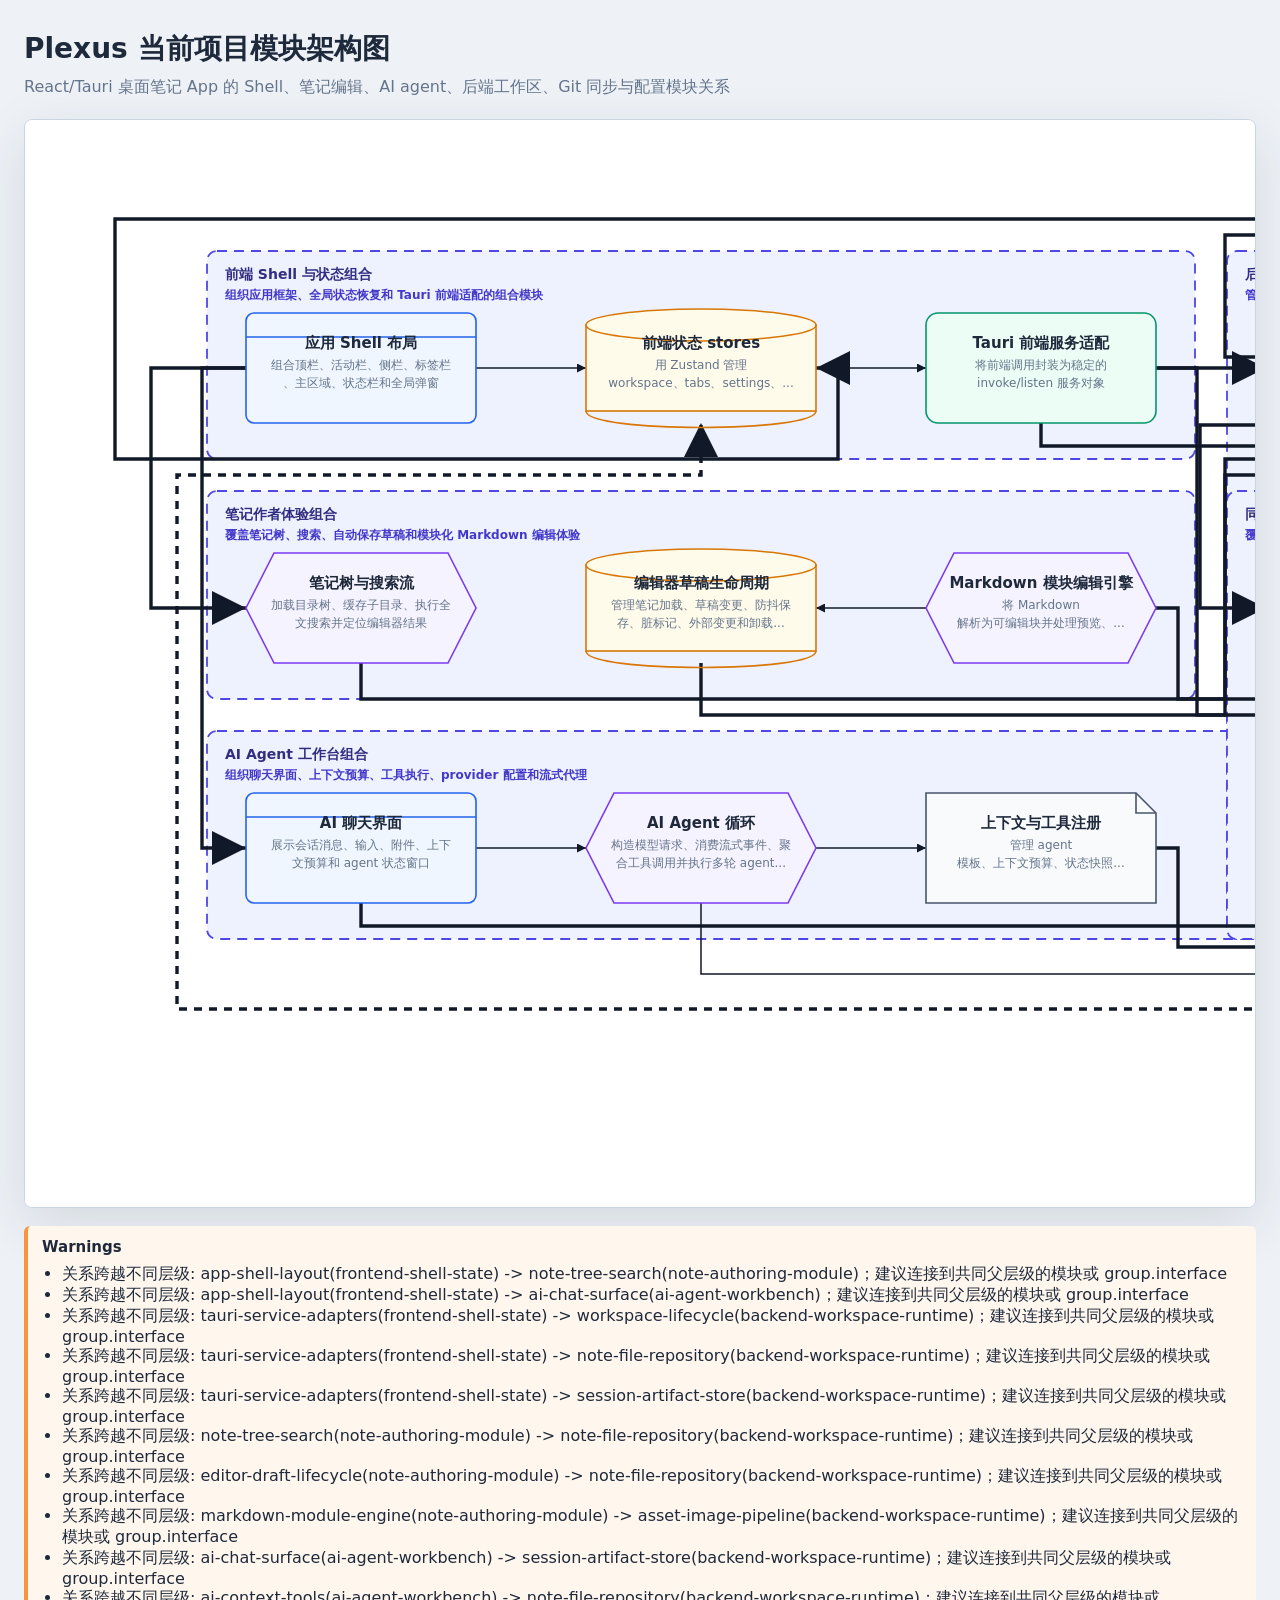
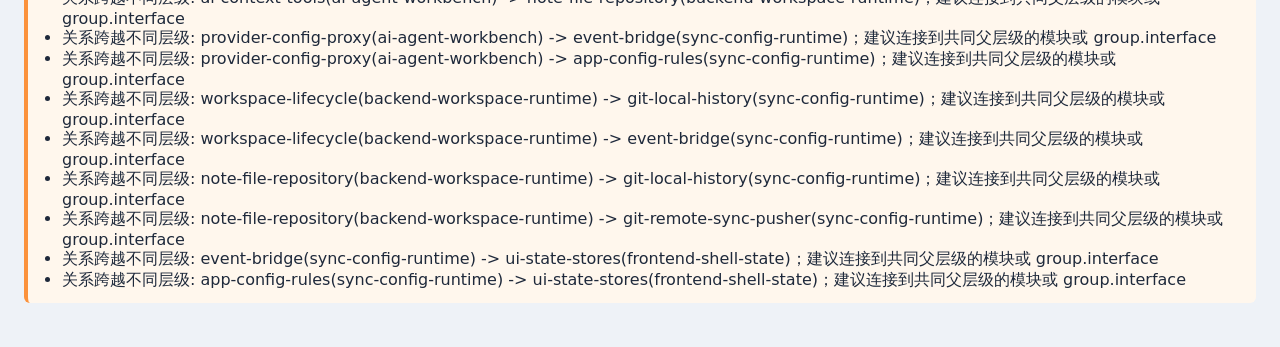
<file: PM/plexus/architecture/rendered/current-project-architecture.html>
<!doctype html>
<html lang="zh-CN">
  <head>
    <meta charset="utf-8">
    <meta name="viewport" content="width=device-width, initial-scale=1">
    <title>Plexus 当前项目模块架构图</title>
    <style>
      :root {
        color-scheme: light;
        --ink: #1e293b;
        --muted: #64748b;
        --line: #111827;
        --paper: #ffffff;
        --warning-bg: #fff7ed;
        --warning-line: #fb923c;
      }
      body {
        margin: 0;
        font-family: Inter, ui-sans-serif, system-ui, -apple-system, BlinkMacSystemFont, "Segoe UI", sans-serif;
        background: #eef2f7;
        color: var(--ink);
      }
      main {
        max-width: none;
        margin: 0 auto;
        padding: 32px 24px 44px;
      }
      header {
        max-width: 1120px;
        margin-bottom: 20px;
      }
      h1 {
        margin: 0 0 8px;
        font-size: 28px;
        line-height: 1.2;
        letter-spacing: 0;
      }
      p {
        margin: 0;
        color: var(--muted);
        line-height: 1.6;
      }
      .canvas {
        overflow: auto;
        background: var(--paper);
        border: 1px solid #cbd5e1;
        border-radius: 8px;
        box-shadow: 0 18px 55px rgba(30, 41, 59, 0.12);
      }
      .diagram {
        display: block;
        width: 100%;
        height: auto;
      }
      .node-shape {
        stroke-width: 1.6;
      }
      .node-link,
      .group-link {
        cursor: pointer;
        text-decoration: none;
      }
      .node-link:hover .node-shape,
      .node-link:focus .node-shape,
      .group-link:hover .group-shape,
      .group-link:focus .group-shape {
        stroke-width: 2.6;
      }
      .node-line {
        fill: none;
        stroke-width: 1.6;
      }
      .group-shape {
        fill: #eef2ff;
        stroke: #4f46e5;
        stroke-width: 1.8;
        stroke-dasharray: 10 7;
      }
      .group-title {
        fill: #312e81;
        font-size: 14px;
        font-weight: 800;
      }
      .group-description {
        fill: #4338ca;
        font-size: 12px;
        font-weight: 600;
      }
      .node-title {
        fill: var(--ink);
        font-size: 15px;
        font-weight: 700;
      }
      .node-description {
        fill: var(--muted);
        font-size: 12px;
      }
      .relation-line {
        fill: none;
        stroke: var(--line);
        stroke-width: 2.8;
      }
      .relation-line-inner {
        stroke-width: 1.5;
      }
      .relation-line-outer {
        stroke-width: 3.4;
      }
      .relation-hitbox {
        fill: none;
        stroke: transparent;
        stroke-width: 18;
        pointer-events: stroke;
        cursor: help;
      }
      .relation-hover-line {
        fill: none;
        stroke: var(--line);
        stroke-width: 4.4;
        opacity: 0;
        pointer-events: none;
      }
      .relation-hover-line-inner {
        stroke-width: 2.2;
      }
      .relation-hover-line-outer {
        stroke-width: 5.2;
      }
      .relation-hover:hover .relation-hover-line {
        opacity: 0.75;
      }
      .relation-bubble {
        opacity: 0;
        transition: opacity 120ms ease;
        pointer-events: none;
      }
      .relation-hover:hover .relation-bubble {
        opacity: 1;
      }
      .relation-bubble-box {
        fill: #ffffff;
        stroke: #94a3b8;
        stroke-width: 1;
      }
      .relation-bubble-text {
        fill: #0f172a;
        font-size: 12px;
        font-weight: 650;
        pointer-events: none;
      }
      .arrow { fill: var(--line); }
      .warnings {
        margin-top: 18px;
        padding: 12px 14px;
        border-left: 4px solid var(--warning-line);
        background: var(--warning-bg);
        border-radius: 6px;
      }
      .warnings h2 {
        margin: 0 0 8px;
        font-size: 15px;
      }
      .warnings ul {
        margin: 0;
        padding-left: 20px;
      }
    </style>
  </head>
  <body>
    <main>
      <header>
        <h1>Plexus 当前项目模块架构图</h1>
        <p>React/Tauri 桌面笔记 App 的 Shell、笔记编辑、AI agent、后端工作区、Git 同步与配置模块关系</p>
      </header>
      <section class="canvas">
        <svg class="diagram" style="min-width: 2520px;" viewBox="-146 -68 2520 1087" role="img" aria-labelledby="diagram-title diagram-desc">
  <title id="diagram-title">Plexus 当前项目模块架构图</title>
  <desc id="diagram-desc">React/Tauri 桌面笔记 App 的 Shell、笔记编辑、AI agent、后端工作区、Git 同步与配置模块关系</desc>
  <defs>
    <style>
      .node-shape { stroke-width: 1.6; }
      .node-link,
      .group-link {
        cursor: pointer;
        text-decoration: none;
      }
      .node-link:hover .node-shape,
      .node-link:focus .node-shape,
      .group-link:hover .group-shape,
      .group-link:focus .group-shape {
        stroke-width: 2.6;
      }
      .node-line {
        fill: none;
        stroke-width: 1.6;
      }
      .group-shape {
        fill: #eef2ff;
        stroke: #4f46e5;
        stroke-width: 1.8;
        stroke-dasharray: 10 7;
      }
      .group-title {
        fill: #312e81;
        font-size: 14px;
        font-weight: 800;
      }
      .group-description {
        fill: #4338ca;
        font-size: 12px;
        font-weight: 600;
      }
      .node-title {
        fill: #1e293b;
        font-size: 15px;
        font-weight: 700;
      }
      .node-description {
        fill: #64748b;
        font-size: 12px;
      }
      .relation-line {
        fill: none;
        stroke: #111827;
        stroke-width: 2.8;
      }
      .relation-line-inner {
        stroke-width: 1.5;
      }
      .relation-line-outer {
        stroke-width: 3.4;
      }
      .relation-hitbox {
        fill: none;
        stroke: transparent;
        stroke-width: 18;
        pointer-events: stroke;
        cursor: help;
      }
      .relation-hover-line {
        fill: none;
        stroke: #111827;
        stroke-width: 4.4;
        opacity: 0;
        pointer-events: none;
      }
      .relation-hover-line-inner {
        stroke-width: 2.2;
      }
      .relation-hover-line-outer {
        stroke-width: 5.2;
      }
      .relation-hover:hover .relation-hover-line {
        opacity: 0.75;
      }
      .relation-bubble {
        opacity: 0;
        transition: opacity 120ms ease;
        pointer-events: none;
      }
      .relation-hover:hover .relation-bubble {
        opacity: 1;
      }
      .relation-bubble-box {
        fill: #ffffff;
        stroke: #94a3b8;
        stroke-width: 1;
      }
      .relation-bubble-text {
        fill: #0f172a;
        font-size: 12px;
        font-weight: 650;
        pointer-events: none;
      }
      .arrow { fill: #111827; }
    </style>
    <marker id="arrow-inner" viewBox="0 0 10 10" refX="10" refY="5" markerWidth="6" markerHeight="6" orient="auto-start-reverse">
      <path d="M 0 0 L 10 5 L 0 10 z" class="arrow" />
    </marker>
    <marker id="arrow-outer" viewBox="0 0 10 10" refX="10" refY="5" markerWidth="10" markerHeight="10" orient="auto-start-reverse">
      <path d="M 0 0 L 10 5 L 0 10 z" class="arrow" />
    </marker>
  </defs>
  <a class="group-link" href="../modules/frontend-shell-state.md" target="_blank">
<g class="group" data-id="frontend-shell-state">
<title>frontend-shell-state - /Users/zyc/notes/PM/plexus/architecture/modules/frontend-shell-state.md</title>
<rect x="36.0" y="63.0" width="988.0" height="208.0" rx="10" class="group-shape" />
<text x="54.0" y="91.0" class="group-title" text-anchor="start">前端 Shell 与状态组合</text>
<text x="54.0" y="111.0" class="group-description" text-anchor="start">组织应用框架、全局状态恢复和 Tauri 前端适配的组合模块</text>
</g>
</a>
<a class="group-link" href="../modules/note-authoring-module.md" target="_blank">
<g class="group" data-id="note-authoring-module">
<title>note-authoring-module - /Users/zyc/notes/PM/plexus/architecture/modules/note-authoring-module.md</title>
<rect x="36.0" y="303.0" width="988.0" height="208.0" rx="10" class="group-shape" />
<text x="54.0" y="331.0" class="group-title" text-anchor="start">笔记作者体验组合</text>
<text x="54.0" y="351.0" class="group-description" text-anchor="start">覆盖笔记树、搜索、自动保存草稿和模块化 Markdown 编辑体验</text>
</g>
</a>
<a class="group-link" href="../modules/ai-agent-workbench.md" target="_blank">
<g class="group" data-id="ai-agent-workbench">
<title>ai-agent-workbench - /Users/zyc/notes/PM/plexus/architecture/modules/ai-agent-workbench.md</title>
<rect x="36.0" y="543.0" width="1328.0" height="208.0" rx="10" class="group-shape" />
<text x="54.0" y="571.0" class="group-title" text-anchor="start">AI Agent 工作台组合</text>
<text x="54.0" y="591.0" class="group-description" text-anchor="start">组织聊天界面、上下文预算、工具执行、provider 配置和流式代理</text>
</g>
</a>
<a class="group-link" href="../modules/backend-workspace-runtime.md" target="_blank">
<g class="group" data-id="backend-workspace-runtime">
<title>backend-workspace-runtime - /Users/zyc/notes/PM/plexus/architecture/modules/backend-workspace-runtime.md</title>
<rect x="1056.0" y="63.0" width="988.0" height="688.0" rx="10" class="group-shape" />
<text x="1074.0" y="91.0" class="group-title" text-anchor="start">后端工作区运行时组合</text>
<text x="1074.0" y="111.0" class="group-description" text-anchor="start">管理 Tauri 命令、工作区打开、文件仓储、图片资产和会话资源</text>
</g>
</a>
<a class="group-link" href="../modules/sync-config-runtime.md" target="_blank">
<g class="group" data-id="sync-config-runtime">
<title>sync-config-runtime - /Users/zyc/notes/PM/plexus/architecture/modules/sync-config-runtime.md</title>
<rect x="1056.0" y="303.0" width="988.0" height="448.0" rx="10" class="group-shape" />
<text x="1074.0" y="331.0" class="group-title" text-anchor="start">同步与配置运行时组合</text>
<text x="1074.0" y="351.0" class="group-description" text-anchor="start">覆盖本地 Git、远端同步调度、事件桥和应用配置规则</text>
</g>
</a>
  <g class="relation relation-line-layer">
<path d="M 305.0 180.0 L 415.0 180.0" class="relation-line relation-line-inner" marker-end="url(#arrow-inner)" />
</g>
<g class="relation relation-line-layer">
<path d="M 75.0 180.0 L -20.0 180.0 L -20.0 420.0 L 75.0 420.0" class="relation-line relation-line-outer" marker-end="url(#arrow-outer)" />
</g>
<g class="relation relation-line-layer">
<path d="M 75.0 180.0 L 31.0 180.0 L 31.0 660.0 L 75.0 660.0" class="relation-line relation-line-outer" marker-end="url(#arrow-outer)" />
</g>
<g class="relation relation-line-layer">
<path d="M 645.0 180.0 L 755.0 180.0" class="relation-line relation-line-inner" marker-end="url(#arrow-inner)" />
</g>
<g class="relation relation-line-layer">
<path d="M 985.0 180.0 L 1095.0 180.0" class="relation-line relation-line-outer" marker-end="url(#arrow-outer)" />
</g>
<g class="relation relation-line-layer">
<path d="M 870.0 235.0 L 870.0 258.0 L 1550.0 258.0 L 1550.0 235.0" class="relation-line relation-line-outer" marker-end="url(#arrow-outer)" />
</g>
<g class="relation relation-line-layer">
<path d="M 985.0 180.0 L 1026.0 180.0 L 1026.0 527.0 L 1550.0 527.0 L 1550.0 605.0" class="relation-line relation-line-outer" marker-end="url(#arrow-outer)" />
</g>
<g class="relation relation-line-layer">
<path d="M 190.0 475.0 L 190.0 511.0 L 1054.0 511.0 L 1054.0 271.0 L 1550.0 271.0 L 1550.0 235.0" class="relation-line relation-line-outer" marker-end="url(#arrow-outer)" />
</g>
<g class="relation relation-line-layer">
<path d="M 755.0 420.0 L 645.0 420.0" class="relation-line relation-line-inner" marker-end="url(#arrow-inner)" />
</g>
<g class="relation relation-line-layer">
<path d="M 530.0 475.0 L 530.0 527.0 L 1054.0 527.0 L 1054.0 287.0 L 1550.0 287.0 L 1550.0 235.0" class="relation-line relation-line-outer" marker-end="url(#arrow-outer)" />
</g>
<g class="relation relation-line-layer">
<path d="M 985.0 420.0 L 1007.0 420.0 L 1007.0 511.0 L 2049.0 511.0 L 2049.0 180.0 L 2005.0 180.0" class="relation-line relation-line-outer" marker-end="url(#arrow-outer)" />
</g>
<g class="relation relation-line-layer">
<path d="M 305.0 660.0 L 415.0 660.0" class="relation-line relation-line-inner" marker-end="url(#arrow-inner)" />
</g>
<g class="relation relation-line-layer">
<path d="M 190.0 715.0 L 190.0 738.0 L 1550.0 738.0 L 1550.0 715.0" class="relation-line relation-line-outer" marker-end="url(#arrow-outer)" />
</g>
<g class="relation relation-line-layer">
<path d="M 645.0 660.0 L 755.0 660.0" class="relation-line relation-line-inner" marker-end="url(#arrow-inner)" />
</g>
<g class="relation relation-line-layer">
<path d="M 985.0 660.0 L 1007.0 660.0 L 1007.0 759.0 L 2074.0 759.0 L 2074.0 279.0 L 1687.0 279.0 L 1687.0 180.0 L 1665.0 180.0" class="relation-line relation-line-outer" marker-end="url(#arrow-outer)" />
</g>
<g class="relation relation-line-layer">
<path d="M 530.0 715.0 L 530.0 786.0 L 1210.0 786.0 L 1210.0 715.0" class="relation-line relation-line-inner" marker-end="url(#arrow-inner)" />
</g>
<g class="relation relation-line-layer">
<path d="M 1325.0 660.0 L 1369.0 660.0 L 1369.0 561.0 L 1890.0 561.0 L 1890.0 475.0" class="relation-line relation-line-outer" marker-end="url(#arrow-outer)" />
</g>
<g class="relation relation-line-layer">
<path d="M 1210.0 715.0 L 1210.0 797.0 L 1890.0 797.0 L 1890.0 715.0" class="relation-line relation-line-outer" marker-end="url(#arrow-outer)" />
</g>
<g class="relation relation-line-layer">
<path d="M 1325.0 180.0 L 1347.0 180.0 L 1347.0 237.0 L 1029.0 237.0 L 1029.0 420.0 L 1095.0 420.0" class="relation-line relation-line-outer" marker-end="url(#arrow-outer)" />
</g>
<g class="relation relation-line-layer">
<path d="M 1210.0 235.0 L 1210.0 257.0 L 1347.0 257.0 L 1347.0 169.0 L 1054.0 169.0 L 1054.0 47.0 L 2108.0 47.0 L 2108.0 497.0 L 1890.0 497.0 L 1890.0 475.0" class="relation-line relation-line-outer" marker-end="url(#arrow-outer)" />
</g>
<g class="relation relation-line-layer">
<path d="M 1435.0 180.0 L 1380.0 180.0 L 1380.0 420.0 L 1325.0 420.0" class="relation-line relation-line-outer" marker-end="url(#arrow-outer)" />
</g>
<g class="relation relation-line-layer">
<path d="M 1775.0 180.0 L 1665.0 180.0" class="relation-line relation-line-inner" marker-end="url(#arrow-inner)" />
</g>
<g class="relation relation-line-layer">
<path d="M 1325.0 420.0 L 1435.0 420.0" class="relation-line relation-line-inner" marker-end="url(#arrow-inner)" />
</g>
<g class="relation relation-line-layer">
<path d="M 1550.0 235.0 L 1550.0 365.0" class="relation-line relation-line-outer" marker-end="url(#arrow-outer)" />
</g>
<g class="relation relation-line-layer">
<path d="M 1665.0 420.0 L 1720.0 420.0 L 1720.0 660.0 L 1775.0 660.0" class="relation-line relation-line-inner" marker-end="url(#arrow-inner)" />
</g>
<g class="relation relation-line-layer">
<path d="M 1665.0 420.0 L 1775.0 420.0" class="relation-line relation-line-inner" marker-end="url(#arrow-inner)" />
</g>
<g class="relation relation-line-layer">
<path d="M 2005.0 420.0 L 2136.0 420.0 L 2136.0 31.0 L -56.0 31.0 L -56.0 271.0 L 667.0 271.0 L 667.0 180.0 L 645.0 180.0" class="relation-line relation-line-outer" marker-end="url(#arrow-outer)" />
</g>
<g class="relation relation-line-layer">
<path d="M 1890.0 715.0 L 1890.0 821.0 L 6.0 821.0 L 6.0 287.0 L 530.0 287.0 L 530.0 235.0" class="relation-line relation-line-outer" stroke-dasharray="8 7" marker-end="url(#arrow-outer)" />
</g>
  <a class="node-link" href="../modules/app-shell-layout.md" target="_blank">
<g class="node" data-id="app-shell-layout">
<title>app-shell-layout - /Users/zyc/notes/PM/plexus/architecture/modules/app-shell-layout.md</title>
<rect x="75.0" y="125.0" width="230.0" height="110.0" rx="8" class="node-shape" style="fill: #eff6ff; stroke: #2563eb;" />
<line x1="75.0" y1="149.0" x2="305.0" y2="149.0" class="node-line" style="stroke: #2563eb;" />
<text x="190.0" y="160.0" class="node-title" text-anchor="middle">应用 Shell 布局</text>
<text x="190.0" y="181.0" class="node-description" text-anchor="middle">组合顶栏、活动栏、侧栏、标签栏</text>
<text x="190.0" y="199.0" class="node-description" text-anchor="middle">、主区域、状态栏和全局弹窗</text>
</g>
</a>
<a class="node-link" href="../modules/ui-state-stores.md" target="_blank">
<g class="node" data-id="ui-state-stores">
<title>ui-state-stores - /Users/zyc/notes/PM/plexus/architecture/modules/ui-state-stores.md</title>
<rect x="415.0" y="137.0" width="230.0" height="86.0" class="node-shape" style="fill: #fffbeb; stroke: #d97706;" />
<ellipse cx="530.0" cy="137.0" rx="115.0" ry="16" class="node-shape" style="fill: #fffbeb; stroke: #d97706;" />
<path d="M 415.0 223.0 C 415.0 245.0, 645.0 245.0, 645.0 223.0" class="node-line" style="stroke: #d97706;" />
<text x="530.0" y="160.0" class="node-title" text-anchor="middle">前端状态 stores</text>
<text x="530.0" y="181.0" class="node-description" text-anchor="middle">用 Zustand 管理</text>
<text x="530.0" y="199.0" class="node-description" text-anchor="middle">workspace、tabs、settings、...</text>
</g>
</a>
<a class="node-link" href="../modules/tauri-service-adapters.md" target="_blank">
<g class="node" data-id="tauri-service-adapters">
<title>tauri-service-adapters - /Users/zyc/notes/PM/plexus/architecture/modules/tauri-service-adapters.md</title>
<rect x="755.0" y="125.0" width="230.0" height="110.0" rx="12" class="node-shape" style="fill: #ecfdf5; stroke: #059669;" />
<text x="870.0" y="160.0" class="node-title" text-anchor="middle">Tauri 前端服务适配</text>
<text x="870.0" y="181.0" class="node-description" text-anchor="middle">将前端调用封装为稳定的</text>
<text x="870.0" y="199.0" class="node-description" text-anchor="middle">invoke/listen 服务对象</text>
</g>
</a>
<a class="node-link" href="../modules/note-tree-search.md" target="_blank">
<g class="node" data-id="note-tree-search">
<title>note-tree-search - /Users/zyc/notes/PM/plexus/architecture/modules/note-tree-search.md</title>
<polygon points="103.0,365.0 277.0,365.0 305.0,420.0 277.0,475.0 103.0,475.0 75.0,420.0" class="node-shape" style="fill: #f5f3ff; stroke: #7c3aed;" />
<text x="190.0" y="400.0" class="node-title" text-anchor="middle">笔记树与搜索流</text>
<text x="190.0" y="421.0" class="node-description" text-anchor="middle">加载目录树、缓存子目录、执行全</text>
<text x="190.0" y="439.0" class="node-description" text-anchor="middle">文搜索并定位编辑器结果</text>
</g>
</a>
<a class="node-link" href="../modules/editor-draft-lifecycle.md" target="_blank">
<g class="node" data-id="editor-draft-lifecycle">
<title>editor-draft-lifecycle - /Users/zyc/notes/PM/plexus/architecture/modules/editor-draft-lifecycle.md</title>
<rect x="415.0" y="377.0" width="230.0" height="86.0" class="node-shape" style="fill: #fffbeb; stroke: #d97706;" />
<ellipse cx="530.0" cy="377.0" rx="115.0" ry="16" class="node-shape" style="fill: #fffbeb; stroke: #d97706;" />
<path d="M 415.0 463.0 C 415.0 485.0, 645.0 485.0, 645.0 463.0" class="node-line" style="stroke: #d97706;" />
<text x="530.0" y="400.0" class="node-title" text-anchor="middle">编辑器草稿生命周期</text>
<text x="530.0" y="421.0" class="node-description" text-anchor="middle">管理笔记加载、草稿变更、防抖保</text>
<text x="530.0" y="439.0" class="node-description" text-anchor="middle">存、脏标记、外部变更和卸载...</text>
</g>
</a>
<a class="node-link" href="../modules/markdown-module-engine.md" target="_blank">
<g class="node" data-id="markdown-module-engine">
<title>markdown-module-engine - /Users/zyc/notes/PM/plexus/architecture/modules/markdown-module-engine.md</title>
<polygon points="783.0,365.0 957.0,365.0 985.0,420.0 957.0,475.0 783.0,475.0 755.0,420.0" class="node-shape" style="fill: #f5f3ff; stroke: #7c3aed;" />
<text x="870.0" y="400.0" class="node-title" text-anchor="middle">Markdown 模块编辑引擎</text>
<text x="870.0" y="421.0" class="node-description" text-anchor="middle">将 Markdown</text>
<text x="870.0" y="439.0" class="node-description" text-anchor="middle">解析为可编辑块并处理预览、...</text>
</g>
</a>
<a class="node-link" href="../modules/ai-chat-surface.md" target="_blank">
<g class="node" data-id="ai-chat-surface">
<title>ai-chat-surface - /Users/zyc/notes/PM/plexus/architecture/modules/ai-chat-surface.md</title>
<rect x="75.0" y="605.0" width="230.0" height="110.0" rx="8" class="node-shape" style="fill: #eff6ff; stroke: #2563eb;" />
<line x1="75.0" y1="629.0" x2="305.0" y2="629.0" class="node-line" style="stroke: #2563eb;" />
<text x="190.0" y="640.0" class="node-title" text-anchor="middle">AI 聊天界面</text>
<text x="190.0" y="661.0" class="node-description" text-anchor="middle">展示会话消息、输入、附件、上下</text>
<text x="190.0" y="679.0" class="node-description" text-anchor="middle">文预算和 agent 状态窗口</text>
</g>
</a>
<a class="node-link" href="../modules/ai-agent-loop.md" target="_blank">
<g class="node" data-id="ai-agent-loop">
<title>ai-agent-loop - /Users/zyc/notes/PM/plexus/architecture/modules/ai-agent-loop.md</title>
<polygon points="443.0,605.0 617.0,605.0 645.0,660.0 617.0,715.0 443.0,715.0 415.0,660.0" class="node-shape" style="fill: #f5f3ff; stroke: #7c3aed;" />
<text x="530.0" y="640.0" class="node-title" text-anchor="middle">AI Agent 循环</text>
<text x="530.0" y="661.0" class="node-description" text-anchor="middle">构造模型请求、消费流式事件、聚</text>
<text x="530.0" y="679.0" class="node-description" text-anchor="middle">合工具调用并执行多轮 agent...</text>
</g>
</a>
<a class="node-link" href="../modules/ai-context-tools.md" target="_blank">
<g class="node" data-id="ai-context-tools">
<title>ai-context-tools - /Users/zyc/notes/PM/plexus/architecture/modules/ai-context-tools.md</title>
<path d="M 755.0 605.0 H 965.0 L 985.0 625.0 V 715.0 H 755.0 Z" class="node-shape" style="fill: #f8fafc; stroke: #475569;" />
<path d="M 965.0 605.0 V 625.0 H 985.0" class="node-line" style="stroke: #475569;" />
<text x="870.0" y="640.0" class="node-title" text-anchor="middle">上下文与工具注册</text>
<text x="870.0" y="661.0" class="node-description" text-anchor="middle">管理 agent</text>
<text x="870.0" y="679.0" class="node-description" text-anchor="middle">模板、上下文预算、状态快照...</text>
</g>
</a>
<a class="node-link" href="../modules/provider-config-proxy.md" target="_blank">
<g class="node" data-id="provider-config-proxy">
<title>provider-config-proxy - /Users/zyc/notes/PM/plexus/architecture/modules/provider-config-proxy.md</title>
<polygon points="1113.0,605.0 1325.0,605.0 1307.0,715.0 1095.0,715.0" class="node-shape" style="fill: #fff7ed; stroke: #ea580c;" />
<text x="1210.0" y="640.0" class="node-title" text-anchor="middle">Provider 配置与流式代理</text>
<text x="1210.0" y="661.0" class="node-description" text-anchor="middle">连接前端 provider</text>
<text x="1210.0" y="679.0" class="node-description" text-anchor="middle">元数据、后端密钥读取和外部...</text>
</g>
</a>
<a class="node-link" href="../modules/workspace-lifecycle.md" target="_blank">
<g class="node" data-id="workspace-lifecycle">
<title>workspace-lifecycle - /Users/zyc/notes/PM/plexus/architecture/modules/workspace-lifecycle.md</title>
<rect x="1095.0" y="125.0" width="230.0" height="110.0" rx="12" class="node-shape" style="fill: #ecfdf5; stroke: #059669;" />
<text x="1210.0" y="160.0" class="node-title" text-anchor="middle">工作区生命周期</text>
<text x="1210.0" y="181.0" class="node-description" text-anchor="middle">打开工作区、确保 Git</text>
<text x="1210.0" y="199.0" class="node-description" text-anchor="middle">与内部目录、恢复 active...</text>
</g>
</a>
<a class="node-link" href="../modules/note-file-repository.md" target="_blank">
<g class="node" data-id="note-file-repository">
<title>note-file-repository - /Users/zyc/notes/PM/plexus/architecture/modules/note-file-repository.md</title>
<polygon points="1453.0,125.0 1665.0,125.0 1647.0,235.0 1435.0,235.0" class="node-shape" style="fill: #fff7ed; stroke: #ea580c;" />
<text x="1550.0" y="160.0" class="node-title" text-anchor="middle">笔记文件仓储</text>
<text x="1550.0" y="181.0" class="node-description" text-anchor="middle">以工作区安全相对路径读写、移动</text>
<text x="1550.0" y="199.0" class="node-description" text-anchor="middle">、删除、列出和搜索 Markdown...</text>
</g>
</a>
<a class="node-link" href="../modules/asset-image-pipeline.md" target="_blank">
<g class="node" data-id="asset-image-pipeline">
<title>asset-image-pipeline - /Users/zyc/notes/PM/plexus/architecture/modules/asset-image-pipeline.md</title>
<polygon points="1793.0,125.0 2005.0,125.0 1987.0,235.0 1775.0,235.0" class="node-shape" style="fill: #fff7ed; stroke: #ea580c;" />
<text x="1890.0" y="160.0" class="node-title" text-anchor="middle">图片资产管线</text>
<text x="1890.0" y="181.0" class="node-description" text-anchor="middle">处理编辑器和聊天图片的捕获、压</text>
<text x="1890.0" y="199.0" class="node-description" text-anchor="middle">缩、解码、嗅探、写入和 data...</text>
</g>
</a>
<a class="node-link" href="../modules/session-artifact-store.md" target="_blank">
<g class="node" data-id="session-artifact-store">
<title>session-artifact-store - /Users/zyc/notes/PM/plexus/architecture/modules/session-artifact-store.md</title>
<path d="M 1435.0 615.0 H 1507.0 L 1523.0 623.0 H 1665.0 V 715.0 H 1435.0 Z" class="node-shape" style="fill: #ecfeff; stroke: #0891b2;" />
<text x="1550.0" y="640.0" class="node-title" text-anchor="middle">会话与内部资源存储</text>
<text x="1550.0" y="661.0" class="node-description" text-anchor="middle">管理 workspace 内部 .plexus</text>
<text x="1550.0" y="679.0" class="node-description" text-anchor="middle">会话、workspace 状态、chat...</text>
</g>
</a>
<a class="node-link" href="../modules/git-local-history.md" target="_blank">
<g class="node" data-id="git-local-history">
<title>git-local-history - /Users/zyc/notes/PM/plexus/architecture/modules/git-local-history.md</title>
<polygon points="1113.0,365.0 1325.0,365.0 1307.0,475.0 1095.0,475.0" class="node-shape" style="fill: #fff7ed; stroke: #ea580c;" />
<text x="1210.0" y="400.0" class="node-title" text-anchor="middle">本地 Git 历史</text>
<text x="1210.0" y="421.0" class="node-description" text-anchor="middle">初始化工作区 Git</text>
<text x="1210.0" y="439.0" class="node-description" text-anchor="middle">仓库、提交全部文件改动并计...</text>
</g>
</a>
<a class="node-link" href="../modules/git-remote-sync-pusher.md" target="_blank">
<g class="node" data-id="git-remote-sync-pusher">
<title>git-remote-sync-pusher - /Users/zyc/notes/PM/plexus/architecture/modules/git-remote-sync-pusher.md</title>
<polygon points="1550.0,357.0 1673.0,420.0 1550.0,483.0 1427.0,420.0" class="node-shape" style="fill: #fef2f2; stroke: #dc2626;" />
<text x="1550.0" y="400.0" class="node-title" text-anchor="middle">远端 Git 同步调度器</text>
<text x="1550.0" y="421.0" class="node-description" text-anchor="middle">基于</text>
<text x="1550.0" y="439.0" class="node-description" text-anchor="middle">commit/config/foreground/sy...</text>
</g>
</a>
<a class="node-link" href="../modules/event-bridge.md" target="_blank">
<g class="node" data-id="event-bridge">
<title>event-bridge - /Users/zyc/notes/PM/plexus/architecture/modules/event-bridge.md</title>
<polygon points="1890.0,357.0 2013.0,420.0 1890.0,483.0 1767.0,420.0" class="node-shape" style="fill: #fef2f2; stroke: #dc2626;" />
<text x="1890.0" y="400.0" class="node-title" text-anchor="middle">Tauri 事件桥</text>
<text x="1890.0" y="421.0" class="node-description" text-anchor="middle">在 Rust 后端异步事件和前端</text>
<text x="1890.0" y="439.0" class="node-description" text-anchor="middle">stores/components 之间传递...</text>
</g>
</a>
<a class="node-link" href="../modules/app-config-rules.md" target="_blank">
<g class="node" data-id="app-config-rules">
<title>app-config-rules - /Users/zyc/notes/PM/plexus/architecture/modules/app-config-rules.md</title>
<path d="M 1775.0 605.0 H 1985.0 L 2005.0 625.0 V 715.0 H 1775.0 Z" class="node-shape" style="fill: #f8fafc; stroke: #475569;" />
<path d="M 1985.0 605.0 V 625.0 H 2005.0" class="node-line" style="stroke: #475569;" />
<text x="1890.0" y="640.0" class="node-title" text-anchor="middle">应用配置规则</text>
<text x="1890.0" y="661.0" class="node-description" text-anchor="middle">定义 localStorage、~/.plexus</text>
<text x="1890.0" y="679.0" class="node-description" text-anchor="middle">和工作区 .plexus...</text>
</g>
</a>
  <g class="relation relation-hover">
<desc>读取布局和激活状态</desc>
<path d="M 305.0 180.0 L 415.0 180.0" class="relation-hitbox" />
<path d="M 305.0 180.0 L 415.0 180.0" class="relation-hover-line relation-hover-line-inner" />
<g class="relation-bubble">
<rect x="295.2" y="252.0" width="129.6" height="31.0" rx="6" class="relation-bubble-box" />
<text x="360.0" y="271.0" class="relation-bubble-text" text-anchor="middle">读取布局和激活状态</text>
</g>
</g>
<g class="relation relation-hover">
<desc>挂载笔记空间</desc>
<path d="M 75.0 180.0 L -20.0 180.0 L -20.0 420.0 L 75.0 420.0" class="relation-hitbox" />
<path d="M 75.0 180.0 L -20.0 180.0 L -20.0 420.0 L 75.0 420.0" class="relation-hover-line relation-hover-line-outer" />
<g class="relation-bubble">
<rect x="-66.2" y="286.0" width="92.4" height="31.0" rx="6" class="relation-bubble-box" />
<text x="-20.0" y="305.0" class="relation-bubble-text" text-anchor="middle">挂载笔记空间</text>
</g>
</g>
<g class="relation relation-hover">
<desc>挂载 AI 空间</desc>
<path d="M 75.0 180.0 L 31.0 180.0 L 31.0 660.0 L 75.0 660.0" class="relation-hitbox" />
<path d="M 75.0 180.0 L 31.0 180.0 L 31.0 660.0 L 75.0 660.0" class="relation-hover-line relation-hover-line-outer" />
<g class="relation-bubble">
<rect x="-49.2" y="406.0" width="92.4" height="31.0" rx="6" class="relation-bubble-box" />
<text x="-3.0" y="425.0" class="relation-bubble-text" text-anchor="middle">挂载 AI 空间</text>
</g>
</g>
<g class="relation relation-hover">
<desc>异步动作调用服务</desc>
<path d="M 645.0 180.0 L 755.0 180.0" class="relation-hitbox" />
<path d="M 645.0 180.0 L 755.0 180.0" class="relation-hover-line relation-hover-line-inner" />
<g class="relation-bubble">
<rect x="641.4" y="252.0" width="117.2" height="31.0" rx="6" class="relation-bubble-box" />
<text x="700.0" y="271.0" class="relation-bubble-text" text-anchor="middle">异步动作调用服务</text>
</g>
</g>
<g class="relation relation-hover">
<desc>invoke 工作区命令</desc>
<path d="M 985.0 180.0 L 1095.0 180.0" class="relation-hitbox" />
<path d="M 985.0 180.0 L 1095.0 180.0" class="relation-hover-line relation-hover-line-outer" />
<g class="relation-bubble">
<rect x="978.3" y="252.0" width="123.4" height="31.0" rx="6" class="relation-bubble-box" />
<text x="1040.0" y="271.0" class="relation-bubble-text" text-anchor="middle">invoke 工作区命令</text>
</g>
</g>
<g class="relation relation-hover">
<desc>invoke 笔记命令</desc>
<path d="M 870.0 235.0 L 870.0 258.0 L 1550.0 258.0 L 1550.0 235.0" class="relation-hitbox" />
<path d="M 870.0 235.0 L 870.0 258.0 L 1550.0 258.0 L 1550.0 235.0" class="relation-hover-line relation-hover-line-outer" />
<g class="relation-bubble">
<rect x="1154.5" y="4.0" width="111.0" height="31.0" rx="6" class="relation-bubble-box" />
<text x="1210.0" y="23.0" class="relation-bubble-text" text-anchor="middle">invoke 笔记命令</text>
</g>
</g>
<g class="relation relation-hover">
<desc>读写会话状态</desc>
<path d="M 985.0 180.0 L 1026.0 180.0 L 1026.0 527.0 L 1550.0 527.0 L 1550.0 605.0" class="relation-hitbox" />
<path d="M 985.0 180.0 L 1026.0 180.0 L 1026.0 527.0 L 1550.0 527.0 L 1550.0 605.0" class="relation-hover-line relation-hover-line-outer" />
<g class="relation-bubble">
<rect x="1086.8" y="513.0" width="92.4" height="31.0" rx="6" class="relation-bubble-box" />
<text x="1133.0" y="532.0" class="relation-bubble-text" text-anchor="middle">读写会话状态</text>
</g>
</g>
<g class="relation relation-hover">
<desc>list/search/reveal</desc>
<path d="M 190.0 475.0 L 190.0 511.0 L 1054.0 511.0 L 1054.0 271.0 L 1550.0 271.0 L 1550.0 235.0" class="relation-hitbox" />
<path d="M 190.0 475.0 L 190.0 511.0 L 1054.0 511.0 L 1054.0 271.0 L 1550.0 271.0 L 1550.0 235.0" class="relation-hover-line relation-hover-line-outer" />
<g class="relation-bubble">
<rect x="925.2" y="497.0" width="129.6" height="31.0" rx="6" class="relation-bubble-box" />
<text x="990.0" y="516.0" class="relation-bubble-text" text-anchor="middle">list/search/reveal</text>
</g>
</g>
<g class="relation relation-hover">
<desc>提交 Markdown 变更</desc>
<path d="M 755.0 420.0 L 645.0 420.0" class="relation-hitbox" />
<path d="M 755.0 420.0 L 645.0 420.0" class="relation-hover-line relation-hover-line-inner" />
<g class="relation-bubble">
<rect x="635.2" y="492.0" width="129.6" height="31.0" rx="6" class="relation-bubble-box" />
<text x="700.0" y="511.0" class="relation-bubble-text" text-anchor="middle">提交 Markdown 变更</text>
</g>
</g>
<g class="relation relation-hover">
<desc>read/update 自动保存</desc>
<path d="M 530.0 475.0 L 530.0 527.0 L 1054.0 527.0 L 1054.0 287.0 L 1550.0 287.0 L 1550.0 235.0" class="relation-hitbox" />
<path d="M 530.0 475.0 L 530.0 527.0 L 1054.0 527.0 L 1054.0 287.0 L 1550.0 287.0 L 1550.0 235.0" class="relation-hover-line relation-hover-line-outer" />
<g class="relation-bubble">
<rect x="1002.7" y="490.7" width="142.0" height="31.0" rx="6" class="relation-bubble-box" />
<text x="1073.7" y="509.7" class="relation-bubble-text" text-anchor="middle">read/update 自动保存</text>
</g>
</g>
<g class="relation relation-hover">
<desc>渲染/插入图片</desc>
<path d="M 985.0 420.0 L 1007.0 420.0 L 1007.0 511.0 L 2049.0 511.0 L 2049.0 180.0 L 2005.0 180.0" class="relation-hitbox" />
<path d="M 985.0 420.0 L 1007.0 420.0 L 1007.0 511.0 L 2049.0 511.0 L 2049.0 180.0 L 2005.0 180.0" class="relation-hover-line relation-hover-line-outer" />
<g class="relation-bubble">
<rect x="1609.7" y="497.0" width="98.6" height="31.0" rx="6" class="relation-bubble-box" />
<text x="1659.0" y="516.0" class="relation-bubble-text" text-anchor="middle">渲染/插入图片</text>
</g>
</g>
<g class="relation relation-hover">
<desc>启动或中止 runAgent</desc>
<path d="M 305.0 660.0 L 415.0 660.0" class="relation-hitbox" />
<path d="M 305.0 660.0 L 415.0 660.0" class="relation-hover-line relation-hover-line-inner" />
<g class="relation-bubble">
<rect x="292.1" y="732.0" width="135.8" height="31.0" rx="6" class="relation-bubble-box" />
<text x="360.0" y="751.0" class="relation-bubble-text" text-anchor="middle">启动或中止 runAgent</text>
</g>
</g>
<g class="relation relation-hover">
<desc>加载保存会话</desc>
<path d="M 190.0 715.0 L 190.0 738.0 L 1550.0 738.0 L 1550.0 715.0" class="relation-hitbox" />
<path d="M 190.0 715.0 L 190.0 738.0 L 1550.0 738.0 L 1550.0 715.0" class="relation-hover-line relation-hover-line-outer" />
<g class="relation-bubble">
<rect x="823.8" y="758.0" width="92.4" height="31.0" rx="6" class="relation-bubble-box" />
<text x="870.0" y="777.0" class="relation-bubble-text" text-anchor="middle">加载保存会话</text>
</g>
</g>
<g class="relation relation-hover">
<desc>构建上下文和工具</desc>
<path d="M 645.0 660.0 L 755.0 660.0" class="relation-hitbox" />
<path d="M 645.0 660.0 L 755.0 660.0" class="relation-hover-line relation-hover-line-inner" />
<g class="relation-bubble">
<rect x="641.4" y="732.0" width="117.2" height="31.0" rx="6" class="relation-bubble-box" />
<text x="700.0" y="751.0" class="relation-bubble-text" text-anchor="middle">构建上下文和工具</text>
</g>
</g>
<g class="relation relation-hover">
<desc>工具读写检索笔记</desc>
<path d="M 985.0 660.0 L 1007.0 660.0 L 1007.0 759.0 L 2074.0 759.0 L 2074.0 279.0 L 1687.0 279.0 L 1687.0 180.0 L 1665.0 180.0" class="relation-hitbox" />
<path d="M 985.0 660.0 L 1007.0 660.0 L 1007.0 759.0 L 2074.0 759.0 L 2074.0 279.0 L 1687.0 279.0 L 1687.0 180.0 L 1665.0 180.0" class="relation-hover-line relation-hover-line-outer" />
<g class="relation-bubble">
<rect x="1915.4" y="745.0" width="117.2" height="31.0" rx="6" class="relation-bubble-box" />
<text x="1974.0" y="764.0" class="relation-bubble-text" text-anchor="middle">工具读写检索笔记</text>
</g>
</g>
<g class="relation relation-hover">
<desc>请求流式模型</desc>
<path d="M 530.0 715.0 L 530.0 786.0 L 1210.0 786.0 L 1210.0 715.0" class="relation-hitbox" />
<path d="M 530.0 715.0 L 530.0 786.0 L 1210.0 786.0 L 1210.0 715.0" class="relation-hover-line relation-hover-line-inner" />
<g class="relation-bubble">
<rect x="823.8" y="772.0" width="92.4" height="31.0" rx="6" class="relation-bubble-box" />
<text x="870.0" y="791.0" class="relation-bubble-text" text-anchor="middle">请求流式模型</text>
</g>
</g>
<g class="relation relation-hover">
<desc>emit ai://stream</desc>
<path d="M 1325.0 660.0 L 1369.0 660.0 L 1369.0 561.0 L 1890.0 561.0 L 1890.0 475.0" class="relation-hitbox" />
<path d="M 1325.0 660.0 L 1369.0 660.0 L 1369.0 561.0 L 1890.0 561.0 L 1890.0 475.0" class="relation-hover-line relation-hover-line-outer" />
<g class="relation-bubble">
<rect x="1542.4" y="547.0" width="117.2" height="31.0" rx="6" class="relation-bubble-box" />
<text x="1601.0" y="566.0" class="relation-bubble-text" text-anchor="middle">emit ai://stream</text>
</g>
</g>
<g class="relation relation-hover">
<desc>读取 provider 和密钥</desc>
<path d="M 1210.0 715.0 L 1210.0 797.0 L 1890.0 797.0 L 1890.0 715.0" class="relation-hitbox" />
<path d="M 1210.0 715.0 L 1210.0 797.0 L 1890.0 797.0 L 1890.0 715.0" class="relation-hover-line relation-hover-line-outer" />
<g class="relation-bubble">
<rect x="1479.0" y="783.0" width="142.0" height="31.0" rx="6" class="relation-bubble-box" />
<text x="1550.0" y="802.0" class="relation-bubble-text" text-anchor="middle">读取 provider 和密钥</text>
</g>
</g>
<g class="relation relation-hover">
<desc>初始化仓库并提交</desc>
<path d="M 1325.0 180.0 L 1347.0 180.0 L 1347.0 237.0 L 1029.0 237.0 L 1029.0 420.0 L 1095.0 420.0" class="relation-hitbox" />
<path d="M 1325.0 180.0 L 1347.0 180.0 L 1347.0 237.0 L 1029.0 237.0 L 1029.0 420.0 L 1095.0 420.0" class="relation-hover-line relation-hover-line-outer" />
<g class="relation-bubble">
<rect x="1068.9" y="246.5" width="117.2" height="31.0" rx="6" class="relation-bubble-box" />
<text x="1127.5" y="265.5" class="relation-bubble-text" text-anchor="middle">初始化仓库并提交</text>
</g>
</g>
<g class="relation relation-hover">
<desc>启动 watcher</desc>
<path d="M 1210.0 235.0 L 1210.0 257.0 L 1347.0 257.0 L 1347.0 169.0 L 1054.0 169.0 L 1054.0 47.0 L 2108.0 47.0 L 2108.0 497.0 L 1890.0 497.0 L 1890.0 475.0" class="relation-hitbox" />
<path d="M 1210.0 235.0 L 1210.0 257.0 L 1347.0 257.0 L 1347.0 169.0 L 1054.0 169.0 L 1054.0 47.0 L 2108.0 47.0 L 2108.0 497.0 L 1890.0 497.0 L 1890.0 475.0" class="relation-hover-line relation-hover-line-outer" />
<g class="relation-bubble">
<rect x="1548.8" y="33.0" width="92.4" height="31.0" rx="6" class="relation-bubble-box" />
<text x="1595.0" y="52.0" class="relation-bubble-text" text-anchor="middle">启动 watcher</text>
</g>
</g>
<g class="relation relation-hover">
<desc>写操作后 commit</desc>
<path d="M 1435.0 180.0 L 1380.0 180.0 L 1380.0 420.0 L 1325.0 420.0" class="relation-hitbox" />
<path d="M 1435.0 180.0 L 1380.0 180.0 L 1380.0 420.0 L 1325.0 420.0" class="relation-hover-line relation-hover-line-outer" />
<g class="relation-bubble">
<rect x="1293.6" y="271.8" width="111.0" height="31.0" rx="6" class="relation-bubble-box" />
<text x="1349.1" y="290.8" class="relation-bubble-text" text-anchor="middle">写操作后 commit</text>
</g>
</g>
<g class="relation relation-hover">
<desc>复用安全路径</desc>
<path d="M 1775.0 180.0 L 1665.0 180.0" class="relation-hitbox" />
<path d="M 1775.0 180.0 L 1665.0 180.0" class="relation-hover-line relation-hover-line-inner" />
<g class="relation-bubble">
<rect x="1673.8" y="252.0" width="92.4" height="31.0" rx="6" class="relation-bubble-box" />
<text x="1720.0" y="271.0" class="relation-bubble-text" text-anchor="middle">复用安全路径</text>
</g>
</g>
<g class="relation relation-hover">
<desc>提供 ahead/behind</desc>
<path d="M 1325.0 420.0 L 1435.0 420.0" class="relation-hitbox" />
<path d="M 1325.0 420.0 L 1435.0 420.0" class="relation-hover-line relation-hover-line-inner" />
<g class="relation-bubble">
<rect x="1318.3" y="492.0" width="123.4" height="31.0" rx="6" class="relation-bubble-box" />
<text x="1380.0" y="511.0" class="relation-bubble-text" text-anchor="middle">提供 ahead/behind</text>
</g>
</g>
<g class="relation relation-hover">
<desc>发送 CommitMade</desc>
<path d="M 1550.0 235.0 L 1550.0 365.0" class="relation-hitbox" />
<path d="M 1550.0 235.0 L 1550.0 365.0" class="relation-hover-line relation-hover-line-outer" />
<g class="relation-bubble">
<rect x="1494.5" y="265.2" width="111.0" height="31.0" rx="6" class="relation-bubble-box" />
<text x="1550.0" y="284.2" class="relation-bubble-text" text-anchor="middle">发送 CommitMade</text>
</g>
</g>
<g class="relation relation-hover">
<desc>读取 git.json 和 secret</desc>
<path d="M 1665.0 420.0 L 1720.0 420.0 L 1720.0 660.0 L 1775.0 660.0" class="relation-hitbox" />
<path d="M 1665.0 420.0 L 1720.0 420.0 L 1720.0 660.0 L 1775.0 660.0" class="relation-hover-line relation-hover-line-inner" />
<g class="relation-bubble">
<rect x="1639.7" y="526.0" width="160.6" height="31.0" rx="6" class="relation-bubble-box" />
<text x="1720.0" y="545.0" class="relation-bubble-text" text-anchor="middle">读取 git.json 和 secret</text>
</g>
</g>
<g class="relation relation-hover">
<desc>emit git-sync-status</desc>
<path d="M 1665.0 420.0 L 1775.0 420.0" class="relation-hitbox" />
<path d="M 1665.0 420.0 L 1775.0 420.0" class="relation-hover-line relation-hover-line-inner" />
<g class="relation-bubble">
<rect x="1649.0" y="492.0" width="142.0" height="31.0" rx="6" class="relation-bubble-box" />
<text x="1720.0" y="511.0" class="relation-bubble-text" text-anchor="middle">emit git-sync-status</text>
</g>
</g>
<g class="relation relation-hover">
<desc>事件更新前端状态</desc>
<path d="M 2005.0 420.0 L 2136.0 420.0 L 2136.0 31.0 L -56.0 31.0 L -56.0 271.0 L 667.0 271.0 L 667.0 180.0 L 645.0 180.0" class="relation-hitbox" />
<path d="M 2005.0 420.0 L 2136.0 420.0 L 2136.0 31.0 L -56.0 31.0 L -56.0 271.0 L 667.0 271.0 L 667.0 180.0 L 645.0 180.0" class="relation-hover-line relation-hover-line-outer" />
<g class="relation-bubble">
<rect x="703.4" y="17.0" width="117.2" height="31.0" rx="6" class="relation-bubble-box" />
<text x="762.0" y="36.0" class="relation-bubble-text" text-anchor="middle">事件更新前端状态</text>
</g>
</g>
<g class="relation relation-hover">
<desc>hydrate UI 配置</desc>
<path d="M 1890.0 715.0 L 1890.0 821.0 L 6.0 821.0 L 6.0 287.0 L 530.0 287.0 L 530.0 235.0" class="relation-hitbox" />
<path d="M 1890.0 715.0 L 1890.0 821.0 L 6.0 821.0 L 6.0 287.0 L 530.0 287.0 L 530.0 235.0" class="relation-hover-line relation-hover-line-outer" stroke-dasharray="8 7" />
<g class="relation-bubble">
<rect x="390.5" y="807.0" width="111.0" height="31.0" rx="6" class="relation-bubble-box" />
<text x="446.0" y="826.0" class="relation-bubble-text" text-anchor="middle">hydrate UI 配置</text>
</g>
</g>
</svg>
      </section>
      <section class="warnings">
        <h2>Warnings</h2>
        <ul><li>关系跨越不同层级: app-shell-layout(frontend-shell-state) -&gt; note-tree-search(note-authoring-module)；建议连接到共同父层级的模块或 group.interface</li>
<li>关系跨越不同层级: app-shell-layout(frontend-shell-state) -&gt; ai-chat-surface(ai-agent-workbench)；建议连接到共同父层级的模块或 group.interface</li>
<li>关系跨越不同层级: tauri-service-adapters(frontend-shell-state) -&gt; workspace-lifecycle(backend-workspace-runtime)；建议连接到共同父层级的模块或 group.interface</li>
<li>关系跨越不同层级: tauri-service-adapters(frontend-shell-state) -&gt; note-file-repository(backend-workspace-runtime)；建议连接到共同父层级的模块或 group.interface</li>
<li>关系跨越不同层级: tauri-service-adapters(frontend-shell-state) -&gt; session-artifact-store(backend-workspace-runtime)；建议连接到共同父层级的模块或 group.interface</li>
<li>关系跨越不同层级: note-tree-search(note-authoring-module) -&gt; note-file-repository(backend-workspace-runtime)；建议连接到共同父层级的模块或 group.interface</li>
<li>关系跨越不同层级: editor-draft-lifecycle(note-authoring-module) -&gt; note-file-repository(backend-workspace-runtime)；建议连接到共同父层级的模块或 group.interface</li>
<li>关系跨越不同层级: markdown-module-engine(note-authoring-module) -&gt; asset-image-pipeline(backend-workspace-runtime)；建议连接到共同父层级的模块或 group.interface</li>
<li>关系跨越不同层级: ai-chat-surface(ai-agent-workbench) -&gt; session-artifact-store(backend-workspace-runtime)；建议连接到共同父层级的模块或 group.interface</li>
<li>关系跨越不同层级: ai-context-tools(ai-agent-workbench) -&gt; note-file-repository(backend-workspace-runtime)；建议连接到共同父层级的模块或 group.interface</li>
<li>关系跨越不同层级: provider-config-proxy(ai-agent-workbench) -&gt; event-bridge(sync-config-runtime)；建议连接到共同父层级的模块或 group.interface</li>
<li>关系跨越不同层级: provider-config-proxy(ai-agent-workbench) -&gt; app-config-rules(sync-config-runtime)；建议连接到共同父层级的模块或 group.interface</li>
<li>关系跨越不同层级: workspace-lifecycle(backend-workspace-runtime) -&gt; git-local-history(sync-config-runtime)；建议连接到共同父层级的模块或 group.interface</li>
<li>关系跨越不同层级: workspace-lifecycle(backend-workspace-runtime) -&gt; event-bridge(sync-config-runtime)；建议连接到共同父层级的模块或 group.interface</li>
<li>关系跨越不同层级: note-file-repository(backend-workspace-runtime) -&gt; git-local-history(sync-config-runtime)；建议连接到共同父层级的模块或 group.interface</li>
<li>关系跨越不同层级: note-file-repository(backend-workspace-runtime) -&gt; git-remote-sync-pusher(sync-config-runtime)；建议连接到共同父层级的模块或 group.interface</li>
<li>关系跨越不同层级: event-bridge(sync-config-runtime) -&gt; ui-state-stores(frontend-shell-state)；建议连接到共同父层级的模块或 group.interface</li>
<li>关系跨越不同层级: app-config-rules(sync-config-runtime) -&gt; ui-state-stores(frontend-shell-state)；建议连接到共同父层级的模块或 group.interface</li></ul>
      </section>
    </main>
  </body>
</html>
</file>
